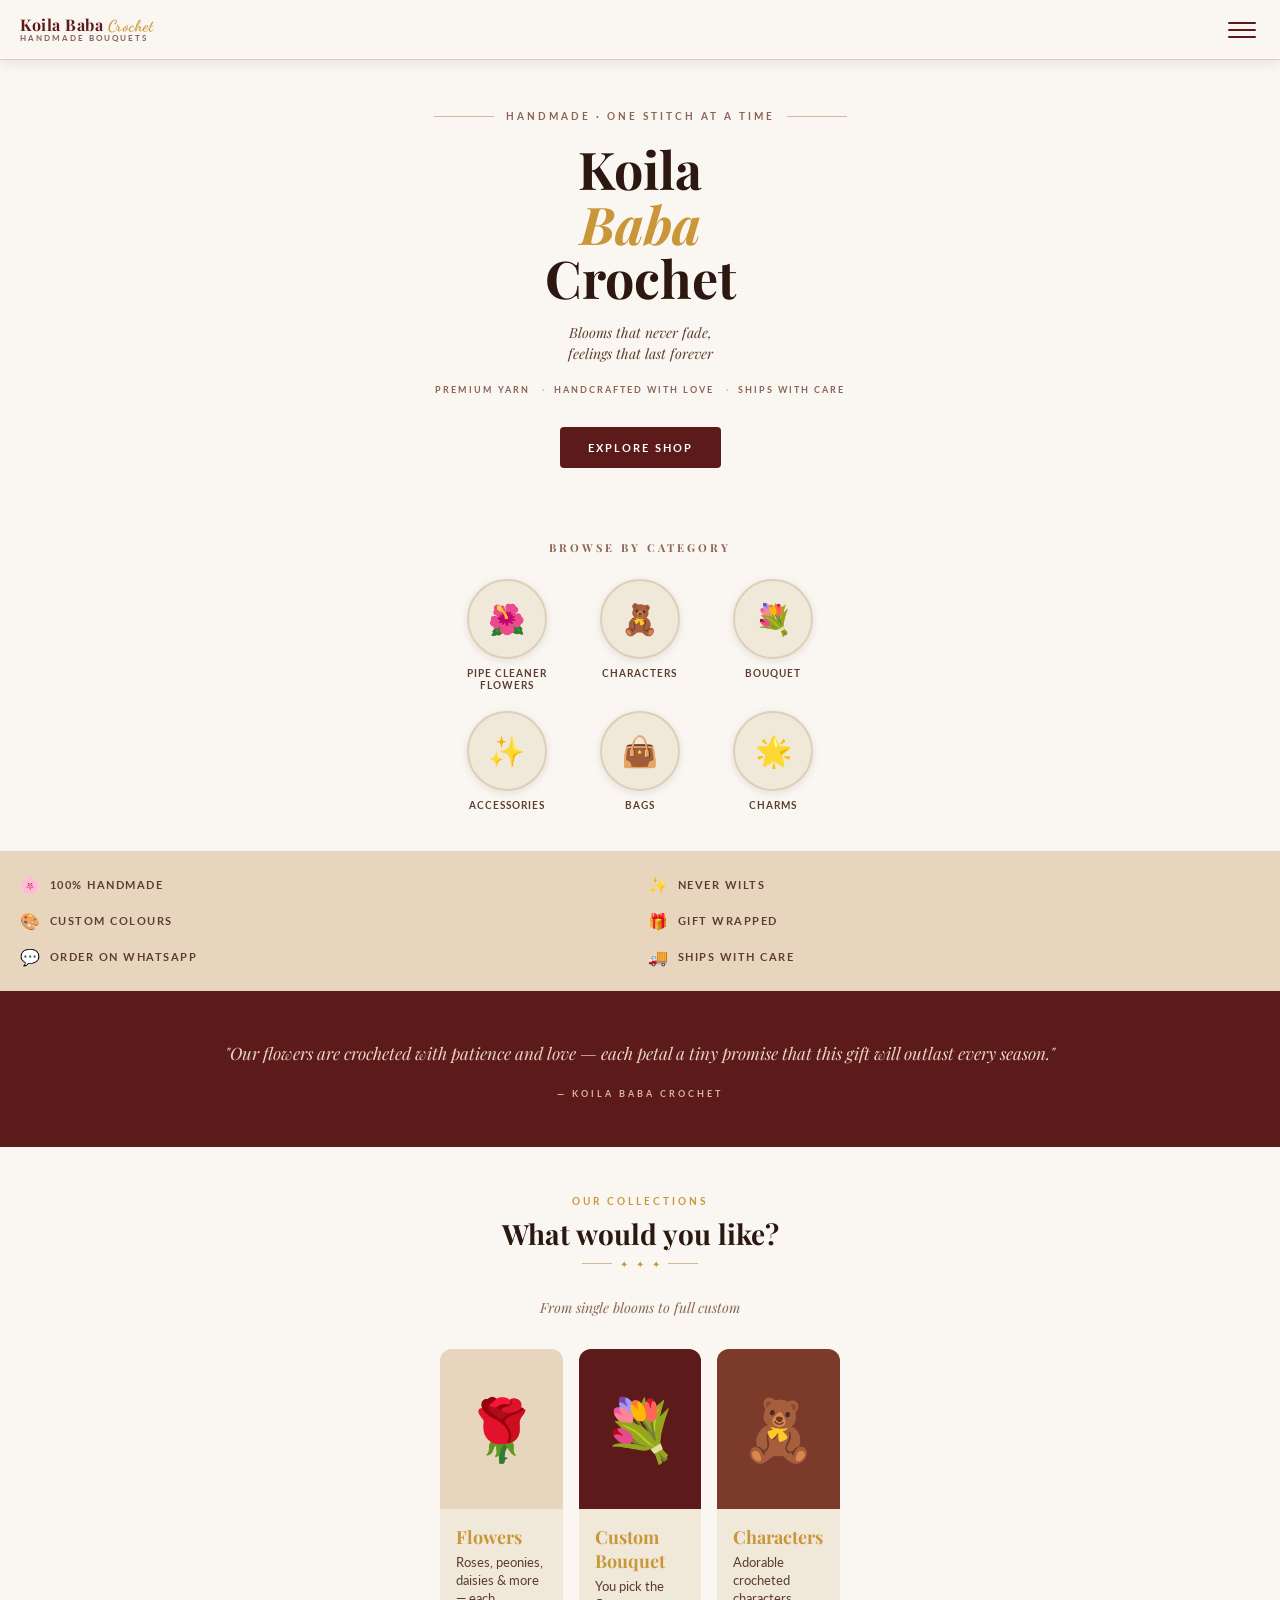
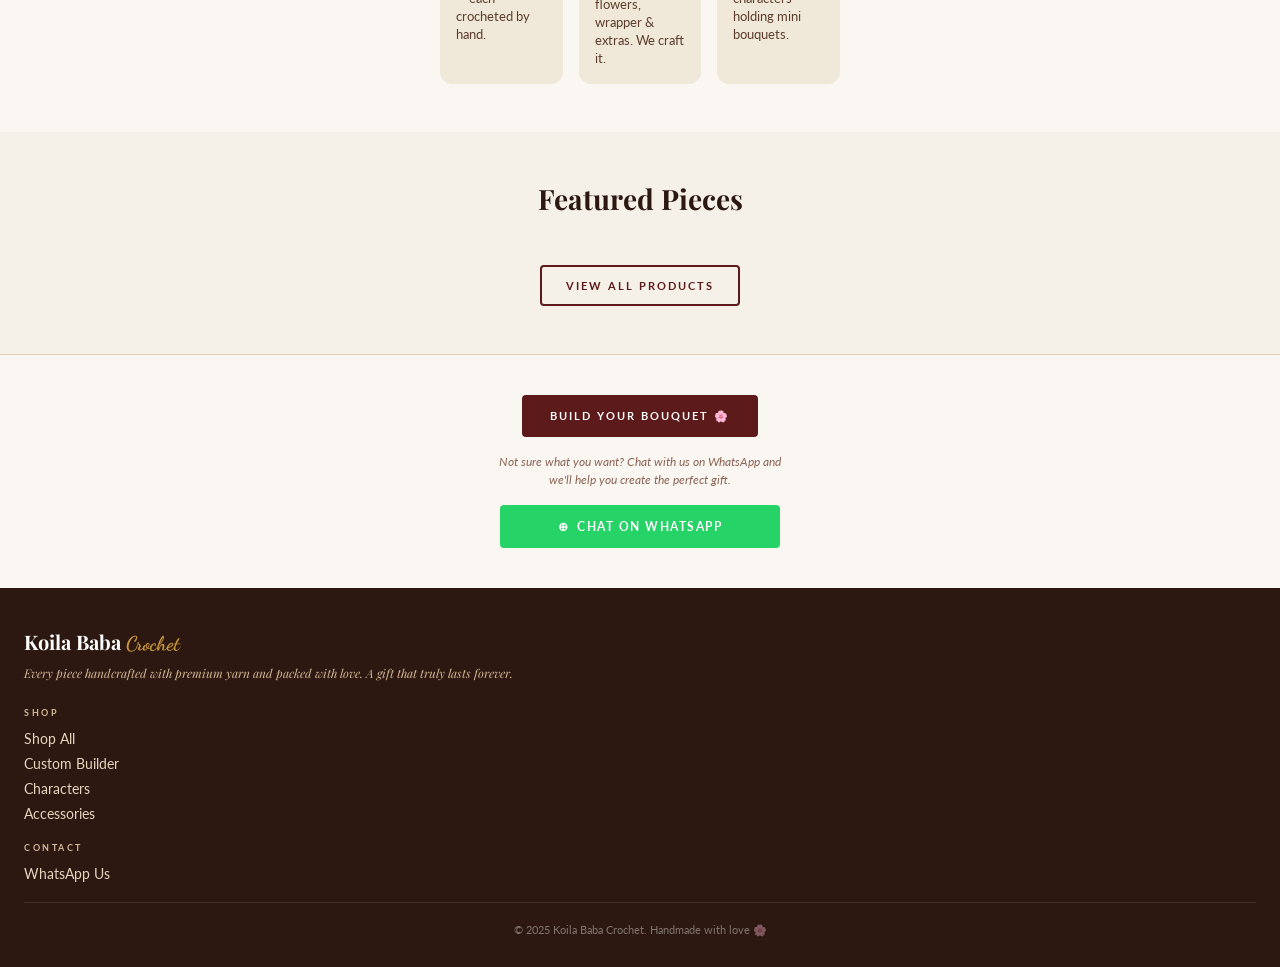
<file: index.html>
<!DOCTYPE html>
<html lang="en">
<head>
  <meta charset="UTF-8" />
  <meta name="viewport" content="width=device-width, initial-scale=1.0" />
  <title>Koila Baba Crochet — Handmade Bouquets</title>
  <link rel="stylesheet" href="style.css" />
  <link rel="preconnect" href="https://fonts.googleapis.com" />
  <link rel="preconnect" href="https://fonts.gstatic.com" crossorigin />
  <link href="https://fonts.googleapis.com/css2?family=Playfair+Display:ital,wght@0,400;0,600;0,700;1,400;1,600&family=Dancing+Script:wght@600;700&family=Lato:wght@300;400;700&display=swap" rel="stylesheet" />
</head>
<body data-page="home">

  <!-- NAVBAR -->
  <nav class="navbar">
    <a class="nav-logo" href="index.html">
      <span class="brand-name">Koila Baba <span>Crochet</span></span>
      <span class="brand-sub">Handmade Bouquets</span>
    </a>
    <div class="hamburger" id="hamburger" aria-label="Menu">
      <span></span><span></span><span></span>
    </div>
  </nav>

  <!-- MOBILE MENU -->
  <div class="mobile-menu" id="mobile-menu">
    <a href="index.html" class="active">Home</a>
    <a href="shop.html">Shop</a>
    <a href="flowers.html">Custom Bouquet</a>
    <a href="https://wa.me/8638733586" target="_blank">WhatsApp Us</a>
  </div>

  <!-- HERO -->
  <section class="hero">
    <div class="hero-label">Handmade · One Stitch at a Time</div>
    <h1>
      Koila<br>
      <span class="italic-gold">Baba</span><br>
      Crochet
    </h1>
    <p class="hero-tagline">Blooms that never fade,<br>feelings that last forever</p>
    <div class="hero-pills">
      <span>Premium Yarn</span>
      <span>Handcrafted with Love</span>
      <span>Ships with Care</span>
    </div>
    <a href="shop.html" class="btn-primary">Explore Shop</a>
  </section>

  <!-- CATEGORY CIRCLES -->
  <section class="categories-section">
    <h2>Browse by Category</h2>
    <div class="category-circles">
      <a href="shop.html?cat=pipe-cleaner" class="cat-circle">
        <div class="cat-circle-img">🌺</div>
        <span>Pipe Cleaner<br>Flowers</span>
      </a>
      <a href="shop.html?cat=characters" class="cat-circle">
        <div class="cat-circle-img">🧸</div>
        <span>Characters</span>
      </a>
      <a href="shop.html?cat=bouquet" class="cat-circle">
        <div class="cat-circle-img">💐</div>
        <span>Bouquet</span>
      </a>
      <a href="shop.html?cat=accessories" class="cat-circle">
        <div class="cat-circle-img">✨</div>
        <span>Accessories</span>
      </a>
      <a href="shop.html?cat=bags" class="cat-circle">
        <div class="cat-circle-img">👜</div>
        <span>Bags</span>
      </a>
      <a href="shop.html?cat=charms" class="cat-circle">
        <div class="cat-circle-img">🌟</div>
        <span>Charms</span>
      </a>
    </div>
  </section>

  <!-- FEATURES STRIP -->
  <div class="features-strip">
    <div class="feature-item"><span class="fi">🌸</span> 100% Handmade</div>
    <div class="feature-item"><span class="fi">✨</span> Never Wilts</div>
    <div class="feature-item"><span class="fi">🎨</span> Custom Colours</div>
    <div class="feature-item"><span class="fi">🎁</span> Gift Wrapped</div>
    <div class="feature-item"><span class="fi">💬</span> Order on WhatsApp</div>
    <div class="feature-item"><span class="fi">🚚</span> Ships with Care</div>
  </div>

  <!-- QUOTE -->
  <section class="quote-section">
    <blockquote>"Our flowers are crocheted with patience and love — each petal a tiny promise that this gift will outlast every season."</blockquote>
    <p class="quote-attribution">— Koila Baba Crochet</p>
  </section>

  <!-- COLLECTIONS -->
  <section class="collections-section">
    <div class="section-label">Our Collections</div>
    <h2 class="section-title">What would you like?</h2>
    <div class="section-divider"><span>✦</span><span>✦</span><span>✦</span></div>
    <p class="section-subtitle">From single blooms to full custom</p>

    <div class="collection-cards">
      <a href="shop.html" class="collection-card">
        <div class="collection-card-img light">🌹</div>
        <div class="collection-card-body">
          <h3>Flowers</h3>
          <p>Roses, peonies, daisies &amp; more — each crocheted by hand.</p>
        </div>
      </a>
      <a href="flowers.html" class="collection-card">
        <div class="collection-card-img dark">💐</div>
        <div class="collection-card-body">
          <h3>Custom Bouquet</h3>
          <p>You pick the flowers, wrapper &amp; extras. We craft it.</p>
        </div>
      </a>
      <a href="shop.html?cat=characters" class="collection-card">
        <div class="collection-card-img medium">🧸</div>
        <div class="collection-card-body">
          <h3>Characters</h3>
          <p>Adorable crocheted characters holding mini bouquets.</p>
        </div>
      </a>
    </div>
  </section>

  <!-- FEATURED PRODUCTS -->
  <section class="featured-section">
    <h2 class="section-title">Featured Pieces</h2>
    <div class="featured-grid" id="featured-products">
      <!-- Rendered by JS -->
    </div>
    <div style="text-align:center;margin-top:24px">
      <a href="shop.html" class="btn-secondary">View All Products</a>
    </div>
  </section>

  <!-- CTA -->
  <section class="cta-section">
    <a href="flowers.html" class="btn-primary">Build Your Bouquet 🌸</a>
    <p>Not sure what you want? Chat with us on WhatsApp and<br>we'll help you create the perfect gift.</p>
    <div style="margin-top:16px">
      <a href="https://wa.me/8638733586" target="_blank" class="btn-whatsapp" style="max-width:280px;margin:0 auto;display:flex;">
        <span>⊕</span> Chat on WhatsApp
      </a>
    </div>
  </section>

  <!-- FOOTER -->
  <footer>
    <div class="footer-brand">
      <div class="brand-name">Koila Baba <span>Crochet</span></div>
      <p>Every piece handcrafted with premium yarn and packed with love. A gift that truly lasts forever.</p>
    </div>
    <div class="footer-section">
      <h4>Shop</h4>
      <a href="shop.html">Shop All</a>
      <a href="flowers.html">Custom Builder</a>
      <a href="shop.html?cat=characters">Characters</a>
      <a href="shop.html?cat=accessories">Accessories</a>
    </div>
    <div class="footer-section">
      <h4>Contact</h4>
      <a href="https://wa.me/8638733586" target="_blank">WhatsApp Us</a>
    </div>
    <div class="footer-bottom">
      &copy; 2025 Koila Baba Crochet. Handmade with love 🌸
    </div>
  </footer>

  <div id="toast" class="toast"></div>
  <script src="script.js"></script>
  <script>
    // Handle category URL param for circles
    document.querySelectorAll('.cat-circle').forEach(link => {
      link.addEventListener('click', function(e) {
        // links navigate normally to shop.html?cat=...
      });
    });
  </script>
</body>
</html>
</file>
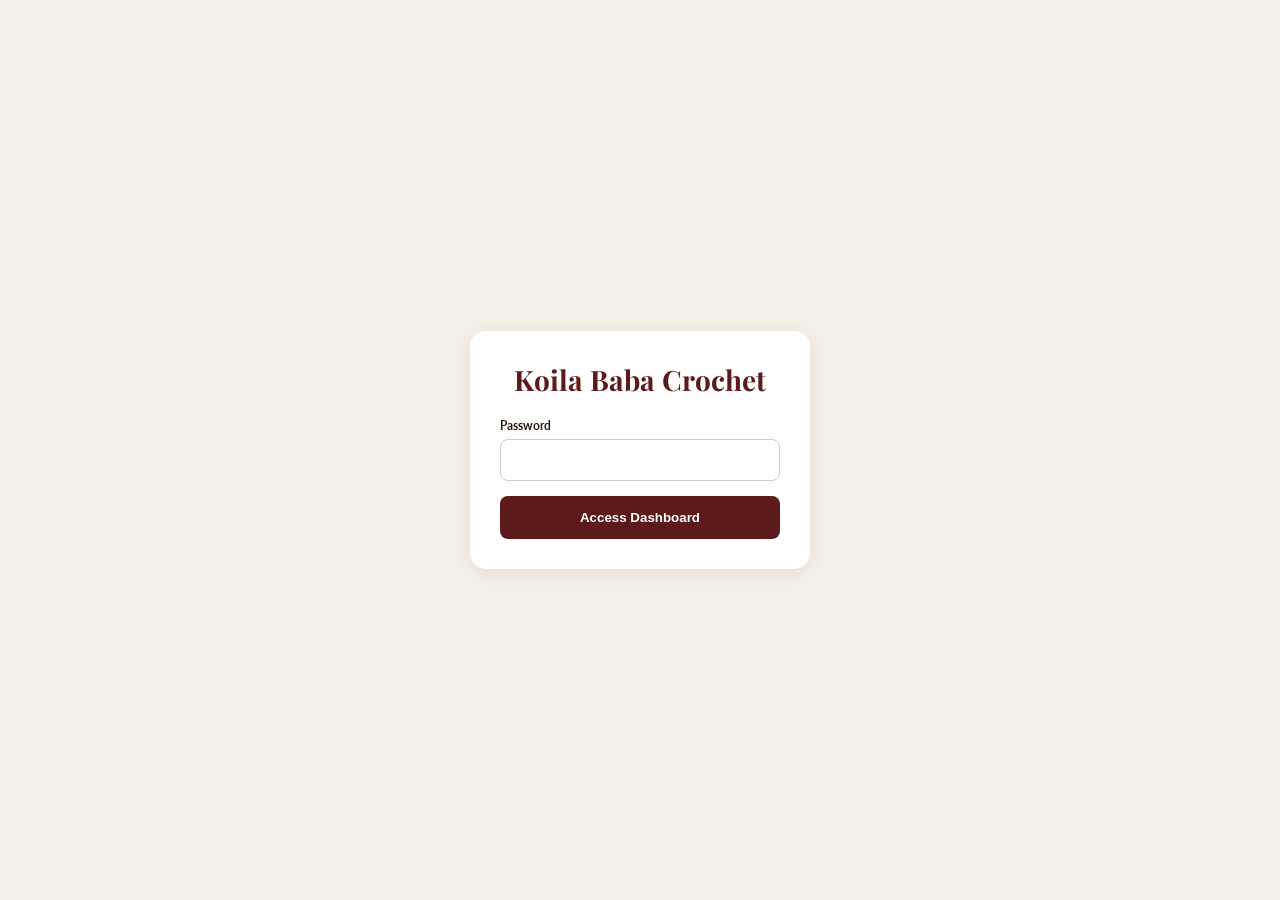
<file: adminn.html>
<!DOCTYPE html>
<html lang="en">
<head>
<meta charset="UTF-8">
<meta name="viewport" content="width=device-width, initial-scale=1.0">
<title>Koila Baba Crochet Admin</title>

<link rel="preconnect" href="https://fonts.googleapis.com">
<link href="https://fonts.googleapis.com/css2?family=Playfair+Display:wght@400;600;700&family=Lato:wght@400;700&display=swap" rel="stylesheet">

<style>

*{
margin:0;
padding:0;
box-sizing:border-box;
}

body{
font-family:'Lato',sans-serif;
background:#F5F0E8;
color:#2C1810;
}

button{
cursor:pointer;
border:none;
}

#login-screen{
height:100vh;
display:flex;
justify-content:center;
align-items:center;
padding:20px;
}

.login-box{
background:#fff;
padding:30px;
border-radius:16px;
width:100%;
max-width:340px;
box-shadow:0 4px 24px rgba(0,0,0,.08);
}

.brand{
font-family:'Playfair Display',serif;
font-size:28px;
font-weight:700;
margin-bottom:20px;
color:#5C1A1A;
text-align:center;
}

.field{
margin-bottom:15px;
}

.field label{
display:block;
font-size:12px;
margin-bottom:6px;
font-weight:700;
}

.field input,
.field textarea,
.field select{
width:100%;
padding:12px;
border:1px solid #ccc;
border-radius:8px;
font-size:14px;
}

.btn{
width:100%;
padding:14px;
background:#5C1A1A;
color:#fff;
border-radius:8px;
font-weight:700;
}

#panel-screen{
display:none;
padding:20px;
}

.topbar{
display:flex;
justify-content:space-between;
align-items:center;
margin-bottom:20px;
}

.add-btn{
padding:12px 16px;
background:#5C1A1A;
color:#fff;
border-radius:8px;
font-weight:700;
}

.products{
display:grid;
gap:14px;
}

.card{
background:#fff;
padding:14px;
border-radius:14px;
box-shadow:0 2px 10px rgba(0,0,0,.05);
display:flex;
gap:14px;
align-items:center;
}

.card img{
width:80px;
height:80px;
object-fit:cover;
border-radius:10px;
background:#eee;
}

.card .emoji{
width:80px;
height:80px;
display:flex;
align-items:center;
justify-content:center;
font-size:38px;
background:#eee;
border-radius:10px;
}

.card-info{
flex:1;
}

.card-info h3{
font-family:'Playfair Display',serif;
margin-bottom:4px;
}

.card-info p{
font-size:14px;
margin-bottom:4px;
}

.delete-btn{
background:#ffebeb;
color:#c0392b;
padding:10px 12px;
border-radius:8px;
font-weight:700;
}

.overlay{
position:fixed;
inset:0;
background:rgba(0,0,0,.5);
display:none;
justify-content:center;
align-items:flex-end;
z-index:999;
}

.overlay.show{
display:flex;
}

.modal{
background:#fff;
width:100%;
max-width:500px;
border-radius:20px 20px 0 0;
padding:20px;
max-height:90vh;
overflow:auto;
}

.modal h2{
margin-bottom:20px;
font-family:'Playfair Display',serif;
}

.preview{
width:100%;
height:220px;
border-radius:12px;
overflow:hidden;
background:#f0f0f0;
margin-bottom:10px;
display:none;
}

.preview img{
width:100%;
height:100%;
object-fit:cover;
}

.toast{
position:fixed;
bottom:20px;
left:50%;
transform:translateX(-50%);
background:#2C1810;
color:#fff;
padding:12px 18px;
border-radius:8px;
opacity:0;
transition:.3s;
z-index:9999;
}

.toast.show{
opacity:1;
}

</style>
</head>

<body>

<!-- LOGIN -->

<div id="login-screen">

<div class="login-box">

<div class="brand">
Koila Baba Crochet
</div>

<div class="field">
<label>Password</label>
<input type="password" id="password">
</div>

<button class="btn" id="login-btn">
Access Dashboard
</button>

</div>

</div>

<!-- PANEL -->

<div id="panel-screen">

<div class="topbar">

<h1 class="brand" style="margin:0;font-size:24px;">
Dashboard
</h1>

<button class="add-btn" id="open-modal">
+ Add Product
</button>

</div>

<div class="products" id="products"></div>

</div>

<!-- MODAL -->

<div class="overlay" id="overlay">

<div class="modal">

<h2>Add Product</h2>

<div class="preview" id="preview-box">
<img id="preview-img">
</div>

<div class="field">
<label>Upload Image</label>
<input type="file" id="image-file" accept="image/*">
</div>

<div class="field">
<label>OR Image URL</label>
<input type="text" id="image-url" placeholder="https://example.com/image.jpg">
</div>

<div class="field">
<label>Product Name</label>
<input type="text" id="name">
</div>

<div class="field">
<label>Emoji</label>
<input type="text" id="emoji">
</div>

<div class="field">
<label>Price</label>
<input type="number" id="price">
</div>

<div class="field">
<label>Description</label>
<textarea id="description"></textarea>
</div>

<div class="field">
<label>Category</label>

<select id="category">

<option value="characters">Characters</option>

<option value="bouquet">Bouquet</option>

<option value="pipe-cleaner">Pipe Cleaner Flowers</option>

<option value="accessories">Accessories</option>

<option value="bags">Bags</option>

<option value="charms">Charms</option>

</select>


</div>

<button class="btn" id="save-btn">
Save Product
</button>

<br><br>

<button class="btn" style="background:#ddd;color:#000;" id="close-modal">
Cancel
</button>

</div>

</div>

<div class="toast" id="toast"></div>

<script>

const PASSWORD = "234123";

const STORAGE_KEY = "kbc_products";

let uploadedImage = "";

function toast(msg){

const t = document.getElementById("toast");

t.innerText = msg;

t.classList.add("show");

setTimeout(()=>{
t.classList.remove("show");
},2500);

}

function getProducts(){

return JSON.parse(localStorage.getItem(STORAGE_KEY) || "[]");

}

function saveProducts(products){

localStorage.setItem(STORAGE_KEY,JSON.stringify(products));

}

function renderProducts(){

const products = getProducts();

const container = document.getElementById("products");

if(products.length === 0){

container.innerHTML = "<p>No products yet.</p>";

return;

}

container.innerHTML = "";

products.reverse().forEach(product=>{

const card = document.createElement("div");

card.className = "card";

card.innerHTML = `

${product.image
? `<img src="${product.image}" alt="">`
: `<div class="emoji">${product.emoji}</div>`}

<div class="card-info">
<h3>${product.name}</h3>
<p>₹${product.price}</p>
<p>${product.description}</p>
</div>

<button class="delete-btn" onclick="deleteProduct(${product.id})">
Delete
</button>

`;

container.appendChild(card);

});

}

function deleteProduct(id){

let products = getProducts();

products = products.filter(p=>p.id !== id);

saveProducts(products);

renderProducts();

toast("Deleted");

}

function openModal(){

document.getElementById("overlay").classList.add("show");

}

function closeModal(){

document.getElementById("overlay").classList.remove("show");

clearFields();

}

function clearFields(){

document.getElementById("name").value = "";
document.getElementById("emoji").value = "";
document.getElementById("price").value = "";
document.getElementById("description").value = "";
document.getElementById("image-url").value = "";
document.getElementById("image-file").value = "";

uploadedImage = "";

document.getElementById("preview-box").style.display = "none";

}

function showPreview(src){

const box = document.getElementById("preview-box");

const img = document.getElementById("preview-img");

img.src = src;

box.style.display = "block";

}

document.getElementById("image-file").addEventListener("change",function(e){

const file = e.target.files[0];

if(!file) return;

if(file.size > 5 * 1024 * 1024){

toast("Max image size 5MB");

return;

}

const reader = new FileReader();

reader.onload = function(event){

uploadedImage = event.target.result;

showPreview(uploadedImage);

};

reader.readAsDataURL(file);

});

document.getElementById("image-url").addEventListener("input",function(){

const url = this.value.trim();

if(url){

uploadedImage = url;

showPreview(url);

}

});

document.getElementById("save-btn").addEventListener("click",function(){

const name = document.getElementById("name").value.trim();

const emoji = document.getElementById("emoji").value.trim();

const price = document.getElementById("price").value.trim();

const description = document.getElementById("description").value.trim();

const category = document.getElementById("category").value;

if(!name || !price){

toast("Fill required fields");

return;

}

const products = getProducts();

products.push({

id: Date.now(),

name,
emoji,
price,
description,
category,

image: uploadedImage

});

saveProducts(products);

renderProducts();

closeModal();

toast("Product Added ✓");

});

document.getElementById("login-btn").addEventListener("click",function(){

const val = document.getElementById("password").value;

if(val === PASSWORD){

document.getElementById("login-screen").style.display = "none";

document.getElementById("panel-screen").style.display = "block";

renderProducts();

}else{

toast("Wrong Password");

}

});

document.getElementById("open-modal")
.addEventListener("click",openModal);

document.getElementById("close-modal")
.addEventListener("click",closeModal);

</script>

</body>
</html>
</file>
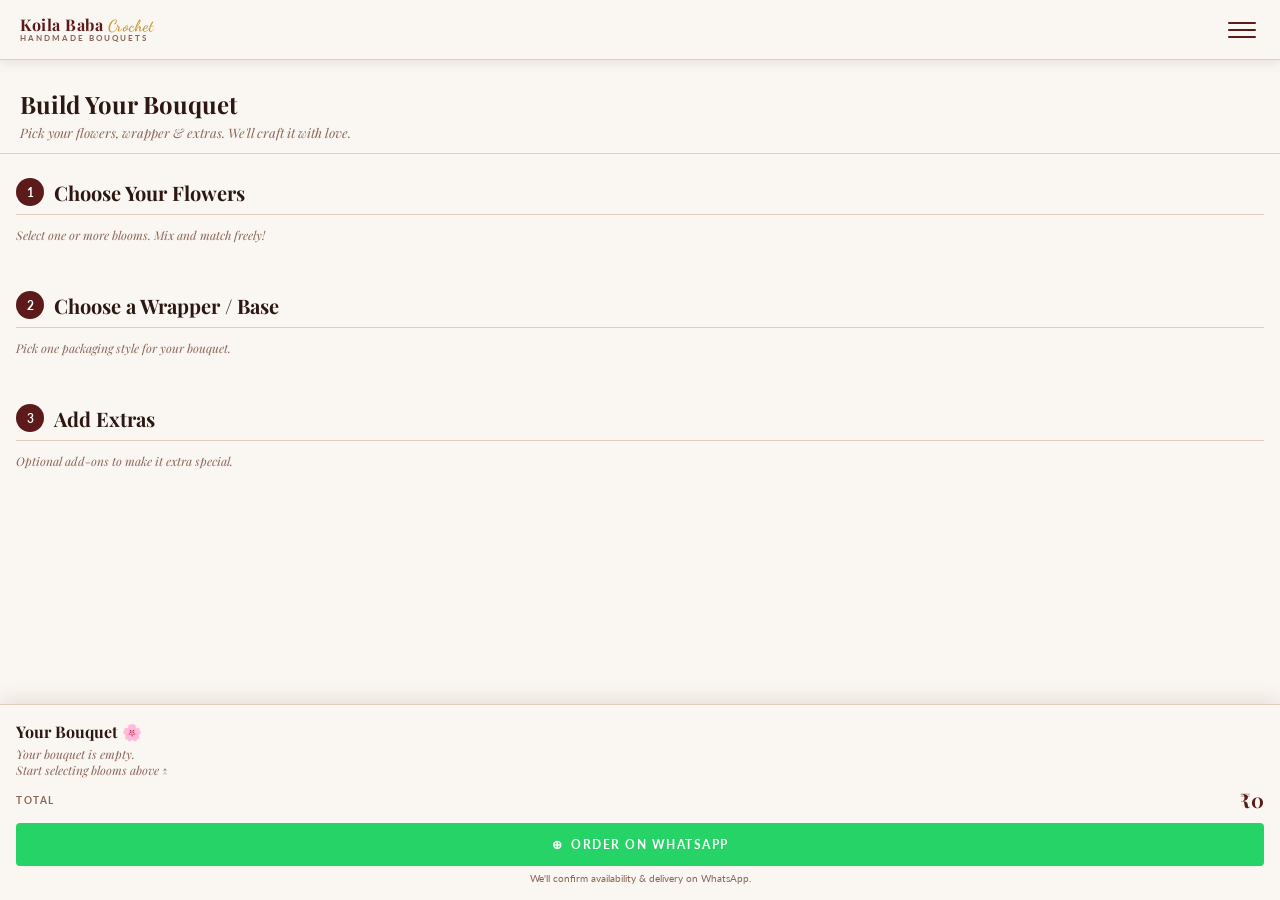
<file: flowers.html>
<!DOCTYPE html>
<html lang="en">
<head>
  <meta charset="UTF-8" />
  <meta name="viewport" content="width=device-width, initial-scale=1.0" />
  <title>Custom Bouquet Builder — Koila Baba Crochet</title>
  <link rel="stylesheet" href="style.css" />
  <link rel="preconnect" href="https://fonts.googleapis.com" />
  <link rel="preconnect" href="https://fonts.gstatic.com" crossorigin />
  <link href="https://fonts.googleapis.com/css2?family=Playfair+Display:ital,wght@0,400;0,600;0,700;1,400;1,600&family=Dancing+Script:wght@600;700&family=Lato:wght@300;400;700&display=swap" rel="stylesheet" />
</head>
<body data-page="flowers">

  <!-- NAVBAR -->
  <nav class="navbar">
    <a class="nav-logo" href="index.html">
      <span class="brand-name">Koila Baba <span>Crochet</span></span>
      <span class="brand-sub">Handmade Bouquets</span>
    </a>
    <div class="hamburger" id="hamburger" aria-label="Menu">
      <span></span><span></span><span></span>
    </div>
  </nav>

  <!-- MOBILE MENU -->
  <div class="mobile-menu" id="mobile-menu">
    <a href="index.html">Home</a>
    <a href="shop.html">Shop</a>
    <a href="flowers.html" class="active">Custom Bouquet</a>
    <a href="https://wa.me/8638733586" target="_blank">WhatsApp Us</a>
  </div>

  <!-- PAGE HEADER -->
  <div style="background:var(--cream);padding:28px 20px 12px;border-bottom:1px solid var(--border);">
    <h1 style="font-family:var(--font-display);font-size:24px;font-weight:700;color:var(--text-dark);margin-bottom:4px;">Build Your Bouquet</h1>
    <p style="font-family:var(--font-display);font-style:italic;font-size:13px;color:var(--text-light);">Pick your flowers, wrapper & extras. We'll craft it with love.</p>
  </div>

  <!-- BUILDER -->
  <div class="builder-page">

    <!-- STEP 1: FLOWERS -->
    <div class="builder-step">
      <div class="step-header">
        <div class="step-number">1</div>
        <h2>Choose Your Flowers</h2>
      </div>
      <div class="step-divider"></div>
      <p class="step-hint">Select one or more blooms. Mix and match freely!</p>
      <div class="item-grid" id="flowers-grid">
        <!-- Rendered by JS -->
      </div>
    </div>

    <!-- STEP 2: WRAPPER -->
    <div class="builder-step">
      <div class="step-header">
        <div class="step-number">2</div>
        <h2>Choose a Wrapper / Base</h2>
      </div>
      <div class="step-divider"></div>
      <p class="step-hint">Pick one packaging style for your bouquet.</p>
      <div class="item-grid" id="wrappers-grid">
        <!-- Rendered by JS -->
      </div>
    </div>

    <!-- STEP 3: EXTRAS -->
    <div class="builder-step">
      <div class="step-header">
        <div class="step-number">3</div>
        <h2>Add Extras</h2>
      </div>
      <div class="step-divider"></div>
      <p class="step-hint">Optional add-ons to make it extra special.</p>
      <div class="item-grid" id="extras-grid">
        <!-- Rendered by JS -->
      </div>
    </div>

    <!-- SPACER for fixed summary -->
    <div style="height:160px;"></div>
  </div>

  <!-- BOUQUET SUMMARY (FIXED BOTTOM) -->
  <div class="bouquet-summary">
    <h3>Your Bouquet 🌸</h3>
    <p class="summary-empty" id="bouquet-empty">Your bouquet is empty.<br>Start selecting blooms above ↑</p>
    <div class="summary-items" id="bouquet-items" style="display:none;"></div>
    <div class="summary-footer">
      <span class="summary-total-label">Total</span>
      <span class="summary-total" id="bouquet-total">₹0</span>
    </div>
    <button class="btn-whatsapp" onclick="orderBouquet()">
      <span>⊕</span> Order on WhatsApp
    </button>
    <p style="font-size:10px;color:var(--text-light);text-align:center;margin-top:6px;">We'll confirm availability &amp; delivery on WhatsApp.</p>
  </div>

  <div id="toast" class="toast"></div>
  <script src="script.js"></script>
</body>
</html>
</file>
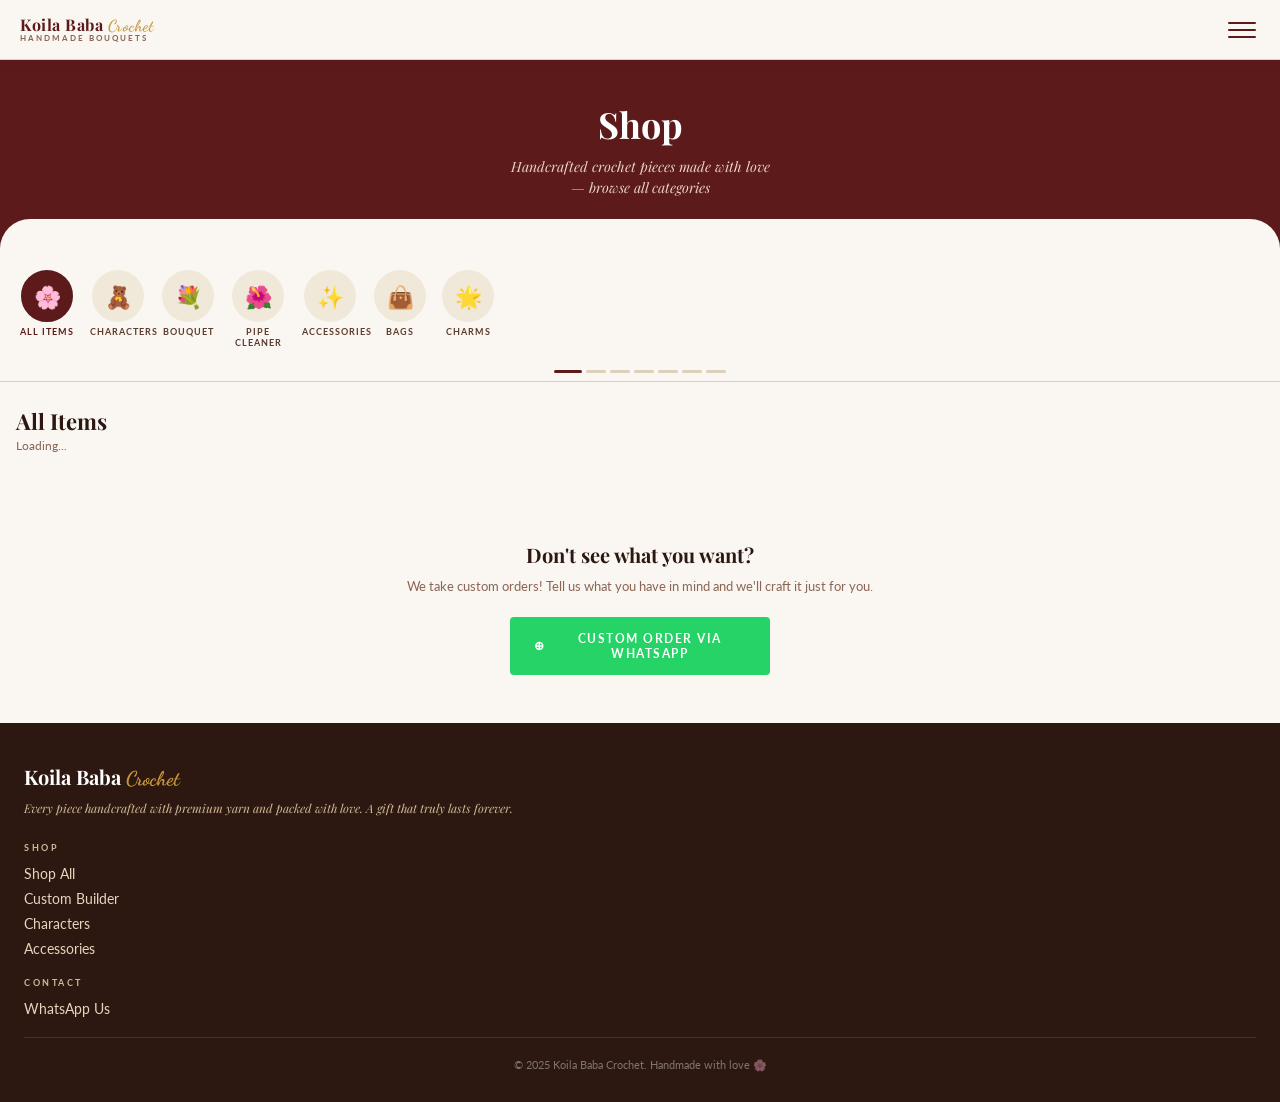
<file: shop.html>
<!DOCTYPE html>
<html lang="en">
<head>
  <meta charset="UTF-8" />
  <meta name="viewport" content="width=device-width, initial-scale=1.0" />
  <title>Shop — Koila Baba Crochet</title>
  <link rel="stylesheet" href="style.css" />
  <link rel="preconnect" href="https://fonts.googleapis.com" />
  <link rel="preconnect" href="https://fonts.gstatic.com" crossorigin />
  <link href="https://fonts.googleapis.com/css2?family=Playfair+Display:ital,wght@0,400;0,600;0,700;1,400;1,600&family=Dancing+Script:wght@600;700&family=Lato:wght@300;400;700&display=swap" rel="stylesheet" />
</head>
<body data-page="shop">

  <!-- NAVBAR -->
  <nav class="navbar">
    <a class="nav-logo" href="index.html">
      <span class="brand-name">Koila Baba <span>Crochet</span></span>
      <span class="brand-sub">Handmade Bouquets</span>
    </a>
    <div class="hamburger" id="hamburger" aria-label="Menu">
      <span></span><span></span><span></span>
    </div>
  </nav>

  <!-- MOBILE MENU -->
  <div class="mobile-menu" id="mobile-menu">
    <a href="index.html">Home</a>
    <a href="shop.html" class="active">Shop</a>
    <a href="flowers.html">Custom Bouquet</a>
    <a href="https://wa.me/8638733586" target="_blank">WhatsApp Us</a>
  </div>

  <!-- SHOP HERO -->
  <div class="shop-hero">
    <h1>Shop</h1>
    <p>Handcrafted crochet pieces made with love<br>— browse all categories</p>
  </div>

  <!-- CATEGORY FILTER -->
  <div class="category-filter-wrap">
    <div class="category-filter" id="category-filter">
      <div class="cat-btn active" data-cat="all">
        <div class="cat-btn-icon">🌸</div>
        <span>All Items</span>
      </div>
      <div class="cat-btn" data-cat="characters">
        <div class="cat-btn-icon">🧸</div>
        <span>Characters</span>
      </div>
      <div class="cat-btn" data-cat="bouquet">
        <div class="cat-btn-icon">💐</div>
        <span>Bouquet</span>
      </div>
      <div class="cat-btn" data-cat="pipe-cleaner">
        <div class="cat-btn-icon">🌺</div>
        <span>Pipe Cleaner</span>
      </div>
      <div class="cat-btn" data-cat="accessories">
        <div class="cat-btn-icon">✨</div>
        <span>Accessories</span>
      </div>
      <div class="cat-btn" data-cat="bags">
        <div class="cat-btn-icon">👜</div>
        <span>Bags</span>
      </div>
      <div class="cat-btn" data-cat="charms">
        <div class="cat-btn-icon">🌟</div>
        <span>Charms</span>
      </div>
    </div>

    <!-- INDICATOR DOTS -->
    <div class="cat-indicator">
      <div class="cat-dot active"></div>
      <div class="cat-dot"></div>
      <div class="cat-dot"></div>
      <div class="cat-dot"></div>
      <div class="cat-dot"></div>
      <div class="cat-dot"></div>
      <div class="cat-dot"></div>
    </div>
  </div>

  <!-- PRODUCT GRID -->
  <section class="product-grid-section">
    <div class="grid-header">
      <h2 id="grid-title">All Items</h2>
      <p class="grid-count" id="grid-count">Loading...</p>
    </div>
    <div class="product-grid" id="product-grid">
      <!-- Rendered by JS -->
    </div>
  </section>

  <!-- DON'T SEE WHAT YOU WANT -->
  <section style="padding:32px 20px 48px;text-align:center;background:var(--cream);">
    <h3 style="font-family:var(--font-display);font-size:20px;font-weight:700;color:var(--text-dark);margin-bottom:8px;">Don't see what you want?</h3>
    <p style="font-size:13px;color:var(--text-light);margin-bottom:20px;line-height:1.6;">We take custom orders! Tell us what you have in mind and we'll craft it just for you.</p>
    <a href="https://wa.me/8638733586?text=Hi%20Koila%20Baba%20Crochet!%20I%20have%20a%20custom%20order%20request%20%F0%9F%8C%B8" target="_blank" class="btn-whatsapp" style="max-width:260px;margin:0 auto;display:flex;">
      <span>⊕</span> Custom Order via WhatsApp
    </a>
  </section>

  <!-- FOOTER -->
  <footer>
    <div class="footer-brand">
      <div class="brand-name">Koila Baba <span>Crochet</span></div>
      <p>Every piece handcrafted with premium yarn and packed with love. A gift that truly lasts forever.</p>
    </div>
    <div class="footer-section">
      <h4>Shop</h4>
      <a href="shop.html">Shop All</a>
      <a href="flowers.html">Custom Builder</a>
      <a href="shop.html?cat=characters">Characters</a>
      <a href="shop.html?cat=accessories">Accessories</a>
    </div>
    <div class="footer-section">
      <h4>Contact</h4>
      <a href="https://wa.me/8638733586" target="_blank">WhatsApp Us</a>
    </div>
    <div class="footer-bottom">
      &copy; 2025 Koila Baba Crochet. Handmade with love 🌸
    </div>
  </footer>

  <div id="toast" class="toast"></div>
  <script src="script.js"></script>
  <script>
    // Check for URL param to pre-select category
    (function() {
      const params = new URLSearchParams(window.location.search);
      const cat = params.get('cat');
      if (cat) {
        // Override default after DOM is ready
        document.addEventListener('DOMContentLoaded', function() {
          const btn = document.querySelector(`.cat-btn[data-cat="${cat}"]`);
          if (btn) {
            document.querySelectorAll('.cat-btn').forEach(b => b.classList.remove('active'));
            btn.classList.add('active');
            // currentCategory is set in initShop, so we need to update after
            setTimeout(() => {
              window.currentCategory = cat;
              updateCatIndicator(cat);
              renderShopProducts();
            }, 10);
          }
        }, { once: true });
      }
    })();
  </script>
</body>
</html>
</file>
<file: style.css>
/* ===== CSS VARIABLES ===== */
:root {
  --cream: #FAF7F2;
  --warm-white: #F5F0E8;
  --dark-brown: #5C1A1A;
  --medium-brown: #7B3A2A;
  --light-brown: #A0522D;
  --gold: #C9973A;
  --tan: #D4B896;
  --soft-tan: #E8D5BE;
  --card-bg: #F0E8D8;
  --text-dark: #2C1810;
  --text-medium: #5C3D2E;
  --text-light: #8B6555;
  --border: #DDD0BB;
  --shadow: rgba(92, 26, 26, 0.12);
  --font-display: 'Playfair Display', Georgia, serif;
  --font-body: 'Lato', sans-serif;
  --font-accent: 'Dancing Script', cursive;
}

/* ===== RESET & BASE ===== */
*, *::before, *::after { box-sizing: border-box; margin: 0; padding: 0; }

html { scroll-behavior: smooth; }

body {
  font-family: var(--font-body);
  background: var(--cream);
  color: var(--text-dark);
  min-height: 100vh;
  overflow-x: hidden;
}

a { text-decoration: none; color: inherit; }
ul { list-style: none; }
img { max-width: 100%; }
button { cursor: pointer; border: none; background: none; font-family: inherit; }

/* ===== GOOGLE FONTS ===== */
@import url('https://fonts.googleapis.com/css2?family=Playfair+Display:ital,wght@0,400;0,600;0,700;1,400;1,600&family=Dancing+Script:wght@600;700&family=Lato:wght@300;400;700&display=swap');

/* ===== NAVBAR ===== */
.navbar {
  background: var(--cream);
  border-bottom: 1px solid var(--border);
  padding: 0 20px;
  height: 60px;
  display: flex;
  align-items: center;
  justify-content: space-between;
  position: sticky;
  top: 0;
  z-index: 1000;
  box-shadow: 0 2px 12px var(--shadow);
}

.nav-logo {
  display: flex;
  flex-direction: column;
  line-height: 1.1;
}

.nav-logo .brand-name {
  font-family: var(--font-display);
  font-size: 16px;
  font-weight: 700;
  color: var(--dark-brown);
  letter-spacing: 0.5px;
}

.nav-logo .brand-name span {
  font-family: var(--font-accent);
  color: var(--gold);
  font-weight: 600;
}

.nav-logo .brand-sub {
  font-size: 8px;
  letter-spacing: 2px;
  color: var(--text-light);
  text-transform: uppercase;
  font-weight: 700;
}

.hamburger {
  width: 36px;
  height: 36px;
  display: flex;
  flex-direction: column;
  justify-content: center;
  gap: 5px;
  cursor: pointer;
  padding: 4px;
}

.hamburger span {
  display: block;
  height: 2px;
  background: var(--dark-brown);
  border-radius: 2px;
  transition: all 0.3s ease;
  width: 100%;
}

.hamburger.active span:nth-child(1) { transform: translateY(7px) rotate(45deg); }
.hamburger.active span:nth-child(2) { opacity: 0; }
.hamburger.active span:nth-child(3) { transform: translateY(-7px) rotate(-45deg); }

/* ===== MOBILE MENU ===== */
.mobile-menu {
  position: fixed;
  top: 60px;
  left: 0;
  right: 0;
  bottom: 0;
  background: var(--cream);
  z-index: 999;
  transform: translateX(100%);
  transition: transform 0.35s cubic-bezier(0.4, 0, 0.2, 1);
  padding: 40px 30px;
  display: flex;
  flex-direction: column;
  gap: 8px;
}

.mobile-menu.open { transform: translateX(0); }

.mobile-menu a {
  font-family: var(--font-display);
  font-size: 22px;
  font-weight: 600;
  color: var(--text-dark);
  padding: 12px 0;
  border-bottom: 1px solid var(--border);
  display: block;
  transition: color 0.2s;
}

.mobile-menu a:hover { color: var(--dark-brown); }
.mobile-menu a.active { color: var(--gold); }

/* ===== HERO ===== */
.hero {
  background: var(--cream);
  padding: 50px 24px 40px;
  text-align: center;
  position: relative;
}

.hero-label {
  font-size: 10px;
  letter-spacing: 3px;
  text-transform: uppercase;
  color: var(--text-light);
  font-weight: 700;
  margin-bottom: 20px;
  display: flex;
  align-items: center;
  justify-content: center;
  gap: 12px;
}

.hero-label::before, .hero-label::after {
  content: '';
  flex: 1;
  max-width: 60px;
  height: 1px;
  background: var(--tan);
}

.hero h1 {
  font-family: var(--font-display);
  font-size: 52px;
  line-height: 1.05;
  color: var(--text-dark);
  margin-bottom: 4px;
}

.hero h1 .italic-gold {
  font-style: italic;
  color: var(--gold);
  font-family: var(--font-display);
}

.hero-tagline {
  font-family: var(--font-display);
  font-style: italic;
  font-size: 14px;
  color: var(--text-medium);
  margin: 16px 0 8px;
  line-height: 1.5;
}

.hero-pills {
  display: flex;
  flex-wrap: wrap;
  justify-content: center;
  gap: 8px;
  margin: 20px 0 32px;
  font-size: 9px;
  letter-spacing: 2px;
  text-transform: uppercase;
  color: var(--text-light);
  font-weight: 700;
}

.hero-pills span { display: flex; align-items: center; gap: 4px; }
.hero-pills span::after { content: '·'; margin-left: 8px; color: var(--tan); }
.hero-pills span:last-child::after { display: none; }

/* ===== CATEGORY CIRCLES ===== */
.categories-section {
  padding: 32px 20px 40px;
  background: var(--cream);
}

.categories-section h2 {
  font-family: var(--font-display);
  font-size: 11px;
  letter-spacing: 3px;
  text-transform: uppercase;
  color: var(--text-light);
  text-align: center;
  margin-bottom: 24px;
  font-weight: 700;
}

.category-circles {
  display: grid;
  grid-template-columns: repeat(3, 1fr);
  gap: 20px;
  max-width: 340px;
  margin: 0 auto;
}

.cat-circle {
  display: flex;
  flex-direction: column;
  align-items: center;
  gap: 8px;
  cursor: pointer;
  text-decoration: none;
}

.cat-circle-img {
  width: 80px;
  height: 80px;
  border-radius: 50%;
  background: var(--card-bg);
  display: flex;
  align-items: center;
  justify-content: center;
  font-size: 30px;
  border: 2px solid var(--border);
  transition: all 0.25s ease;
  box-shadow: 0 2px 8px var(--shadow);
}

.cat-circle:hover .cat-circle-img {
  background: var(--soft-tan);
  border-color: var(--tan);
  transform: scale(1.05);
}

.cat-circle span {
  font-size: 10px;
  letter-spacing: 1px;
  text-transform: uppercase;
  color: var(--text-medium);
  font-weight: 700;
  text-align: center;
}

/* ===== FEATURES STRIP ===== */
.features-strip {
  background: var(--soft-tan);
  padding: 24px 20px;
  display: grid;
  grid-template-columns: 1fr 1fr;
  gap: 16px;
}

.feature-item {
  display: flex;
  align-items: center;
  gap: 8px;
  font-size: 11px;
  letter-spacing: 1.5px;
  text-transform: uppercase;
  color: var(--text-medium);
  font-weight: 700;
}

.feature-item .fi { font-size: 16px; }

/* ===== QUOTE SECTION ===== */
.quote-section {
  background: var(--dark-brown);
  padding: 48px 28px;
  text-align: center;
}

.quote-section blockquote {
  font-family: var(--font-display);
  font-style: italic;
  font-size: 17px;
  line-height: 1.7;
  color: var(--soft-tan);
  margin-bottom: 20px;
}

.quote-attribution {
  font-size: 9px;
  letter-spacing: 3px;
  text-transform: uppercase;
  color: var(--tan);
  font-weight: 700;
}

/* ===== COLLECTIONS SECTION ===== */
.collections-section {
  padding: 48px 20px;
  background: var(--cream);
  text-align: center;
}

.section-label {
  font-size: 10px;
  letter-spacing: 3px;
  text-transform: uppercase;
  color: var(--gold);
  font-weight: 700;
  margin-bottom: 8px;
}

.section-title {
  font-family: var(--font-display);
  font-size: 28px;
  font-weight: 700;
  color: var(--text-dark);
  margin-bottom: 6px;
}

.section-subtitle {
  font-family: var(--font-display);
  font-style: italic;
  font-size: 14px;
  color: var(--text-light);
  margin-bottom: 32px;
}

.section-divider {
  display: flex;
  align-items: center;
  justify-content: center;
  gap: 8px;
  margin-bottom: 28px;
}

.section-divider span { color: var(--gold); font-size: 10px; }
.section-divider::before, .section-divider::after {
  content: '';
  width: 30px;
  height: 1px;
  background: var(--tan);
}

/* ===== COLLECTION CARDS ===== */
.collection-cards {
  display: flex;
  flex-direction: column;
  gap: 16px;
  max-width: 400px;
  margin: 0 auto;
}

.collection-card {
  border-radius: 12px;
  overflow: hidden;
  background: var(--card-bg);
  text-align: left;
  cursor: pointer;
  text-decoration: none;
  display: block;
  transition: transform 0.2s;
}

.collection-card:hover { transform: translateY(-2px); }

.collection-card-img {
  height: 160px;
  display: flex;
  align-items: center;
  justify-content: center;
  font-size: 60px;
}

.collection-card-img.dark { background: var(--dark-brown); }
.collection-card-img.light { background: var(--soft-tan); }
.collection-card-img.medium { background: var(--medium-brown); }

.collection-card-body { padding: 16px; }

.collection-card-body h3 {
  font-family: var(--font-display);
  font-size: 18px;
  color: var(--gold);
  margin-bottom: 4px;
}

.collection-card-body p {
  font-size: 13px;
  color: var(--text-medium);
  line-height: 1.4;
}

/* ===== FEATURED PRODUCTS ===== */
.featured-section {
  padding: 48px 20px;
  background: var(--warm-white);
}

.featured-section .section-title { text-align: center; margin-bottom: 24px; }

.featured-grid {
  display: grid;
  grid-template-columns: 1fr 1fr;
  gap: 14px;
  max-width: 420px;
  margin: 0 auto;
}

/* ===== PRODUCT CARD ===== */
.product-card {
  background: var(--cream);
  border-radius: 12px;
  overflow: hidden;
  box-shadow: 0 2px 12px var(--shadow);
  transition: transform 0.2s, box-shadow 0.2s;
}

.product-card:hover {
  transform: translateY(-3px);
  box-shadow: 0 6px 20px var(--shadow);
}

.product-card-img {
  height: 120px;
  background: var(--card-bg);
  display: flex;
  align-items: center;
  justify-content: center;
  font-size: 48px;
  position: relative;
}

.product-badge {
  position: absolute;
  top: 8px;
  left: 8px;
  background: var(--dark-brown);
  color: #fff;
  font-size: 8px;
  letter-spacing: 1px;
  text-transform: uppercase;
  padding: 3px 7px;
  border-radius: 20px;
  font-weight: 700;
}

.product-card-body { padding: 12px; }

.product-card-body h4 {
  font-family: var(--font-display);
  font-size: 14px;
  color: var(--text-dark);
  margin-bottom: 4px;
  font-weight: 600;
}

.product-card-body .desc {
  font-size: 11px;
  color: var(--text-light);
  line-height: 1.4;
  margin-bottom: 10px;
}

.product-card-footer {
  display: flex;
  align-items: center;
  justify-content: space-between;
}

.price {
  font-family: var(--font-display);
  font-size: 15px;
  font-weight: 700;
  color: var(--dark-brown);
}

.btn-order {
  background: #25D366;
  color: #fff;
  font-size: 10px;
  letter-spacing: 1px;
  text-transform: uppercase;
  font-weight: 700;
  padding: 6px 10px;
  border-radius: 20px;
  display: flex;
  align-items: center;
  gap: 4px;
  transition: background 0.2s;
  text-decoration: none;
}

.btn-order:hover { background: #1EA952; }

/* ===== CTA SECTION ===== */
.cta-section {
  background: var(--cream);
  padding: 40px 24px;
  text-align: center;
  border-top: 1px solid var(--border);
}

.cta-section p {
  font-size: 12px;
  color: var(--text-light);
  font-style: italic;
  margin-top: 16px;
  line-height: 1.5;
}

/* ===== BUTTONS ===== */
.btn-primary {
  background: var(--dark-brown);
  color: #fff;
  font-family: var(--font-body);
  font-size: 11px;
  letter-spacing: 2px;
  text-transform: uppercase;
  font-weight: 700;
  padding: 14px 28px;
  border-radius: 4px;
  display: inline-block;
  transition: background 0.2s, transform 0.2s;
  border: none;
  cursor: pointer;
}

.btn-primary:hover {
  background: var(--medium-brown);
  transform: translateY(-1px);
}

.btn-secondary {
  background: transparent;
  color: var(--dark-brown);
  font-family: var(--font-body);
  font-size: 11px;
  letter-spacing: 2px;
  text-transform: uppercase;
  font-weight: 700;
  padding: 12px 24px;
  border-radius: 4px;
  border: 2px solid var(--dark-brown);
  cursor: pointer;
  transition: all 0.2s;
  display: inline-block;
}

.btn-secondary:hover {
  background: var(--dark-brown);
  color: #fff;
}

.btn-whatsapp {
  background: #25D366;
  color: #fff;
  font-family: var(--font-body);
  font-size: 12px;
  letter-spacing: 1.5px;
  text-transform: uppercase;
  font-weight: 700;
  padding: 14px 24px;
  border-radius: 4px;
  border: none;
  cursor: pointer;
  display: inline-flex;
  align-items: center;
  gap: 8px;
  transition: background 0.2s;
  width: 100%;
  justify-content: center;
}

.btn-whatsapp:hover { background: #1EA952; }

/* ===== FOOTER ===== */
footer {
  background: var(--text-dark);
  padding: 40px 24px 30px;
  color: var(--soft-tan);
}

.footer-brand {
  margin-bottom: 24px;
}

.footer-brand .brand-name {
  font-family: var(--font-display);
  font-size: 20px;
  font-weight: 700;
  color: #fff;
}

.footer-brand .brand-name span {
  font-family: var(--font-accent);
  color: var(--gold);
}

.footer-brand p {
  font-size: 12px;
  color: var(--tan);
  margin-top: 8px;
  line-height: 1.6;
  font-style: italic;
  font-family: var(--font-display);
}

.footer-section {
  margin-bottom: 20px;
}

.footer-section h4 {
  font-size: 9px;
  letter-spacing: 2.5px;
  text-transform: uppercase;
  color: var(--tan);
  margin-bottom: 12px;
  font-weight: 700;
}

.footer-section a {
  display: block;
  font-size: 14px;
  color: var(--soft-tan);
  margin-bottom: 8px;
  transition: color 0.2s;
}

.footer-section a:hover { color: var(--gold); }

.footer-bottom {
  border-top: 1px solid rgba(255,255,255,0.1);
  padding-top: 20px;
  font-size: 11px;
  color: rgba(255,255,255,0.4);
  text-align: center;
  margin-top: 20px;
}

/* ===== SHOP PAGE ===== */
.shop-hero {
  background: var(--dark-brown);
  padding: 40px 24px 50px;
  text-align: center;
  position: relative;
  overflow: hidden;
}

.shop-hero::after {
  content: '';
  position: absolute;
  bottom: -1px;
  left: 0;
  right: 0;
  height: 30px;
  background: var(--cream);
  border-radius: 30px 30px 0 0;
}

.shop-hero h1 {
  font-family: var(--font-display);
  font-size: 36px;
  font-weight: 700;
  color: #fff;
  margin-bottom: 8px;
}

.shop-hero p {
  font-family: var(--font-display);
  font-style: italic;
  font-size: 14px;
  color: var(--soft-tan);
  line-height: 1.5;
}

/* ===== CATEGORY FILTER ===== */
.category-filter-wrap {
  padding: 16px 0 0;
  background: var(--cream);
  position: sticky;
  top: 60px;
  z-index: 100;
  border-bottom: 1px solid var(--border);
}

.category-filter {
  display: flex;
  gap: 8px;
  padding: 0 16px 16px;
  overflow-x: auto;
  scrollbar-width: none;
  -webkit-overflow-scrolling: touch;
}

.category-filter::-webkit-scrollbar { display: none; }

.cat-btn {
  flex-shrink: 0;
  display: flex;
  flex-direction: column;
  align-items: center;
  gap: 4px;
  cursor: pointer;
  padding: 6px 4px;
}

.cat-btn-icon {
  width: 52px;
  height: 52px;
  border-radius: 50%;
  background: var(--card-bg);
  display: flex;
  align-items: center;
  justify-content: center;
  font-size: 22px;
  border: 2px solid transparent;
  transition: all 0.2s;
}

.cat-btn.active .cat-btn-icon {
  background: var(--dark-brown);
  border-color: var(--dark-brown);
}

.cat-btn span {
  font-size: 9px;
  letter-spacing: 1px;
  text-transform: uppercase;
  color: var(--text-medium);
  font-weight: 700;
  text-align: center;
  max-width: 56px;
}

.cat-btn.active span { color: var(--dark-brown); }

.cat-indicator {
  display: flex;
  justify-content: center;
  gap: 4px;
  padding: 0 0 8px;
}

.cat-dot {
  width: 20px;
  height: 3px;
  border-radius: 2px;
  background: var(--border);
  transition: background 0.2s, width 0.2s;
}

.cat-dot.active { background: var(--dark-brown); width: 28px; }

/* ===== PRODUCT GRID ===== */
.product-grid-section {
  padding: 24px 16px 40px;
  background: var(--cream);
}

.grid-header {
  margin-bottom: 16px;
}

.grid-header h2 {
  font-family: var(--font-display);
  font-size: 22px;
  font-weight: 700;
  color: var(--text-dark);
}

.grid-count {
  font-size: 12px;
  color: var(--text-light);
  margin-top: 2px;
}

.product-grid {
  display: grid;
  grid-template-columns: 1fr 1fr;
  gap: 14px;
}

.no-products {
  grid-column: 1 / -1;
  text-align: center;
  padding: 40px;
  color: var(--text-light);
  font-family: var(--font-display);
  font-style: italic;
}

/* ===== FLOWERS / BUILDER PAGE ===== */
.builder-page {
  padding: 24px 16px 80px;
  background: var(--cream);
}

.builder-step {
  margin-bottom: 32px;
}

.step-header {
  display: flex;
  align-items: center;
  gap: 10px;
  margin-bottom: 8px;
}

.step-number {
  width: 28px;
  height: 28px;
  border-radius: 50%;
  background: var(--dark-brown);
  color: #fff;
  font-size: 12px;
  font-weight: 700;
  display: flex;
  align-items: center;
  justify-content: center;
  flex-shrink: 0;
}

.step-header h2 {
  font-family: var(--font-display);
  font-size: 20px;
  font-weight: 700;
  color: var(--text-dark);
}

.step-divider {
  height: 1px;
  background: var(--border);
  margin-bottom: 12px;
}

.step-hint {
  font-family: var(--font-display);
  font-style: italic;
  font-size: 12px;
  color: var(--text-light);
  margin-bottom: 16px;
}

/* ===== ITEM GRID (builder) ===== */
.item-grid {
  display: grid;
  grid-template-columns: 1fr 1fr;
  gap: 12px;
}

.item-card {
  background: var(--warm-white);
  border: 2px solid var(--border);
  border-radius: 10px;
  padding: 16px 12px;
  display: flex;
  flex-direction: column;
  align-items: center;
  gap: 6px;
  cursor: pointer;
  transition: all 0.2s;
  position: relative;
}

.item-card:hover { border-color: var(--tan); }

.item-card.selected {
  border-color: var(--dark-brown);
  background: rgba(92,26,26,0.06);
}

.item-card.selected::after {
  content: '✓';
  position: absolute;
  top: 6px;
  right: 8px;
  font-size: 11px;
  color: var(--dark-brown);
  font-weight: 900;
}

.item-emoji { font-size: 28px; }

.item-name {
  font-size: 10px;
  letter-spacing: 1px;
  text-transform: uppercase;
  color: var(--text-medium);
  font-weight: 700;
  text-align: center;
}

.item-price {
  font-family: var(--font-display);
  font-size: 14px;
  font-weight: 700;
  color: var(--dark-brown);
}

/* ===== BOUQUET SUMMARY ===== */
.bouquet-summary {
  position: fixed;
  bottom: 0;
  left: 0;
  right: 0;
  background: var(--cream);
  border-top: 1px solid var(--border);
  padding: 16px;
  box-shadow: 0 -4px 20px var(--shadow);
  z-index: 200;
}

.bouquet-summary h3 {
  font-family: var(--font-display);
  font-size: 16px;
  font-weight: 700;
  color: var(--text-dark);
  margin-bottom: 4px;
  display: flex;
  align-items: center;
  gap: 6px;
}

.summary-empty {
  font-family: var(--font-display);
  font-style: italic;
  font-size: 12px;
  color: var(--text-light);
  margin-bottom: 8px;
}

.summary-items {
  font-size: 12px;
  color: var(--text-medium);
  margin-bottom: 8px;
  line-height: 1.6;
  max-height: 60px;
  overflow-y: auto;
}

.summary-footer {
  display: flex;
  align-items: center;
  justify-content: space-between;
  margin-bottom: 10px;
}

.summary-total-label {
  font-size: 10px;
  letter-spacing: 1.5px;
  text-transform: uppercase;
  color: var(--text-light);
  font-weight: 700;
}

.summary-total {
  font-family: var(--font-display);
  font-size: 20px;
  font-weight: 700;
  color: var(--dark-brown);
}

/* ===== ADMIN PAGE ===== */
.admin-body {
  background: var(--warm-white);
  min-height: 100vh;
}

.admin-login {
  min-height: 100vh;
  display: flex;
  align-items: center;
  justify-content: center;
  padding: 24px;
  background: var(--cream);
}

.login-card {
  background: #fff;
  border-radius: 16px;
  padding: 40px 28px;
  width: 100%;
  max-width: 340px;
  box-shadow: 0 4px 24px var(--shadow);
  text-align: center;
}

.login-card .brand-name {
  font-family: var(--font-display);
  font-size: 22px;
  font-weight: 700;
  color: var(--dark-brown);
  margin-bottom: 4px;
}

.login-card .brand-name span {
  font-family: var(--font-accent);
  color: var(--gold);
}

.login-card .admin-label {
  font-size: 9px;
  letter-spacing: 3px;
  text-transform: uppercase;
  color: var(--text-light);
  font-weight: 700;
  margin-bottom: 32px;
}

.login-divider {
  height: 1px;
  background: var(--border);
  margin: 16px 0 28px;
  position: relative;
}


.login-divider::before {
  content: 'SIGN IN';
  position: absolute;
  top: 50%;
  left: 50%;
  transform: translate(-50%, -50%);
  background: #fff;
  padding: 0 10px;
  font-size: 9px;
  letter-spacing: 2px;
  color: var(--text-light);
  font-weight: 700;
}

.form-group {
  text-align: left;
  margin-bottom: 16px;
}

.form-group label {
  font-size: 9px;
  letter-spacing: 2px;
  text-transform: uppercase;
  color: var(--text-light);
  font-weight: 700;
  display: block;
  margin-bottom: 6px;
}

.form-group input, .form-group select, .form-group textarea {
  width: 100%;
  padding: 12px 14px;
  border: 1.5px solid var(--border);
  border-radius: 8px;
  font-family: var(--font-body);
  font-size: 14px;
  color: var(--text-dark);
  background: var(--cream);
  outline: none;
  transition: border-color 0.2s;
}

.form-group input:focus, .form-group select:focus, .form-group textarea:focus {
  border-color: var(--dark-brown);
}

.login-error {
  color: #c0392b;
  font-size: 12px;
  margin-top: 8px;
  display: none;
}

/* ===== ADMIN PANEL ===== */
.admin-nav {
  background: var(--dark-brown);
  padding: 0 16px;
  height: 52px;
  display: flex;
  align-items: center;
  justify-content: space-between;
}

.admin-nav .brand-name {
  font-family: var(--font-display);
  font-size: 16px;
  font-weight: 700;
  color: #fff;
}

.admin-nav .brand-name span {
  font-family: var(--font-accent);
  color: var(--gold);
}

.admin-nav .admin-label {
  font-size: 8px;
  letter-spacing: 2px;
  text-transform: uppercase;
  color: var(--soft-tan);
  font-weight: 700;
  display: block;
}

.btn-logout {
  background: rgba(255,255,255,0.15);
  color: #fff;
  font-size: 10px;
  letter-spacing: 1.5px;
  text-transform: uppercase;
  font-weight: 700;
  padding: 8px 14px;
  border-radius: 4px;
  border: 1px solid rgba(255,255,255,0.2);
  cursor: pointer;
  transition: background 0.2s;
}

.btn-logout:hover { background: rgba(255,255,255,0.25); }

.admin-content { padding: 20px 16px 60px; }

.dashboard-title {
  font-family: var(--font-display);
  font-size: 28px;
  font-weight: 700;
  color: var(--dark-brown);
  margin-bottom: 20px;
}

.stat-grid {
  display: grid;
  grid-template-columns: 1fr 1fr;
  gap: 12px;
  margin-bottom: 24px;
}

.stat-card {
  background: #fff;
  border-radius: 12px;
  padding: 20px 16px;
  box-shadow: 0 2px 8px var(--shadow);
}

.stat-card .stat-label {
  font-size: 9px;
  letter-spacing: 2px;
  text-transform: uppercase;
  color: var(--text-light);
  font-weight: 700;
  margin-bottom: 8px;
}

.stat-card .stat-value {
  font-family: var(--font-display);
  font-size: 32px;
  font-weight: 700;
  color: var(--dark-brown);
}

.quick-actions-section {
  background: #fff;
  border-radius: 12px;
  padding: 20px;
  margin-bottom: 24px;
  box-shadow: 0 2px 8px var(--shadow);
}

.quick-actions-section h3 {
  font-family: var(--font-display);
  font-size: 18px;
  color: var(--dark-brown);
  margin-bottom: 16px;
  font-weight: 700;
}

.quick-actions {
  display: flex;
  flex-direction: column;
  gap: 10px;
}

.btn-action {
  padding: 12px 16px;
  border-radius: 6px;
  font-size: 11px;
  letter-spacing: 1.5px;
  text-transform: uppercase;
  font-weight: 700;
  font-family: var(--font-body);
  cursor: pointer;
  border: none;
  text-align: left;
  transition: opacity 0.2s;
}

.btn-action:hover { opacity: 0.85; }
.btn-add { background: var(--dark-brown); color: #fff; }
.btn-view { background: var(--gold); color: #fff; }
.btn-store { background: #27ae60; color: #fff; }
.btn-remove { background: var(--soft-tan); color: var(--text-dark); }
.btn-reset { background: #e8d5be; color: var(--text-dark); }

/* ===== ADMIN RECENT PRODUCTS ===== */
.recent-products-section {
  background: #fff;
  border-radius: 12px;
  padding: 20px;
  box-shadow: 0 2px 8px var(--shadow);
}

.recent-products-section h3 {
  font-family: var(--font-display);
  font-size: 18px;
  color: var(--dark-brown);
  margin-bottom: 16px;
  font-weight: 700;
}

.admin-product-card {
  display: flex;
  gap: 12px;
  align-items: center;
  padding: 12px 0;
  border-bottom: 1px solid var(--border);
}

.admin-product-card:last-child { border-bottom: none; }

.admin-product-emoji-wrap {
  width: 60px;
  height: 60px;
  border-radius: 10px;
  background: var(--card-bg);
  display: flex;
  align-items: center;
  justify-content: center;
  font-size: 28px;
  flex-shrink: 0;
}

.admin-product-info { flex: 1; }

.admin-product-info h4 {
  font-family: var(--font-display);
  font-size: 15px;
  font-weight: 600;
  color: var(--text-dark);
  margin-bottom: 2px;
}

.admin-product-info .admin-price {
  font-family: var(--font-display);
  font-size: 14px;
  color: var(--dark-brown);
  font-weight: 700;
}

.admin-product-actions {
  display: flex;
  gap: 6px;
}

.btn-edit, .btn-delete {
  font-size: 10px;
  padding: 6px 10px;
  border-radius: 4px;
  font-weight: 700;
  letter-spacing: 0.5px;
  cursor: pointer;
  border: none;
  font-family: var(--font-body);
}

.btn-edit { background: var(--soft-tan); color: var(--text-dark); }
.btn-delete { background: #fde8e8; color: #c0392b; }

/* ===== MODAL ===== */
.modal-overlay {
  position: fixed;
  inset: 0;
  background: rgba(0,0,0,0.5);
  z-index: 2000;
  display: flex;
  align-items: flex-end;
  justify-content: center;
  opacity: 0;
  pointer-events: none;
  transition: opacity 0.3s;
}

.modal-overlay.open {
  opacity: 1;
  pointer-events: auto;
}

.modal {
  background: var(--cream);
  border-radius: 20px 20px 0 0;
  padding: 28px 20px 40px;
  width: 100%;
  max-width: 480px;
  transform: translateY(100%);
  transition: transform 0.35s cubic-bezier(0.4, 0, 0.2, 1);
}

.modal-overlay.open .modal { transform: translateY(0); }

.modal-handle {
  width: 40px;
  height: 4px;
  border-radius: 2px;
  background: var(--border);
  margin: 0 auto 20px;
}

.modal h3 {
  font-family: var(--font-display);
  font-size: 20px;
  font-weight: 700;
  color: var(--text-dark);
  margin-bottom: 20px;
}

.modal-actions {
  display: flex;
  gap: 10px;
  margin-top: 16px;
}

.modal-actions button { flex: 1; }

/* ===== TOAST ===== */
.toast {
  position: fixed;
  bottom: 100px;
  left: 50%;
  transform: translateX(-50%) translateY(20px);
  background: var(--text-dark);
  color: #fff;
  padding: 12px 20px;
  border-radius: 8px;
  font-size: 13px;
  font-weight: 600;
  opacity: 0;
  pointer-events: none;
  transition: all 0.3s;
  z-index: 3000;
  white-space: nowrap;
}

.toast.show {
  opacity: 1;
  transform: translateX(-50%) translateY(0);
}

/* ===== ALL PRODUCTS ADMIN VIEW ===== */
.admin-all-products {
  display: none;
  flex-direction: column;
  gap: 10px;
}

.admin-all-products.visible { display: flex; }

/* ===== RESPONSIVE ===== */
@media (min-width: 480px) {
  .product-grid { grid-template-columns: repeat(2, 1fr); }
  .featured-grid { grid-template-columns: repeat(2, 1fr); }
  .category-circles { grid-template-columns: repeat(3, 1fr); max-width: 380px; }
}

@media (min-width: 680px) {
  .product-grid { grid-template-columns: repeat(3, 1fr); }
  .collection-cards { flex-direction: row; }
  .collection-card { flex: 1; }
  .stat-grid { grid-template-columns: repeat(3, 1fr); }
}
</file>
